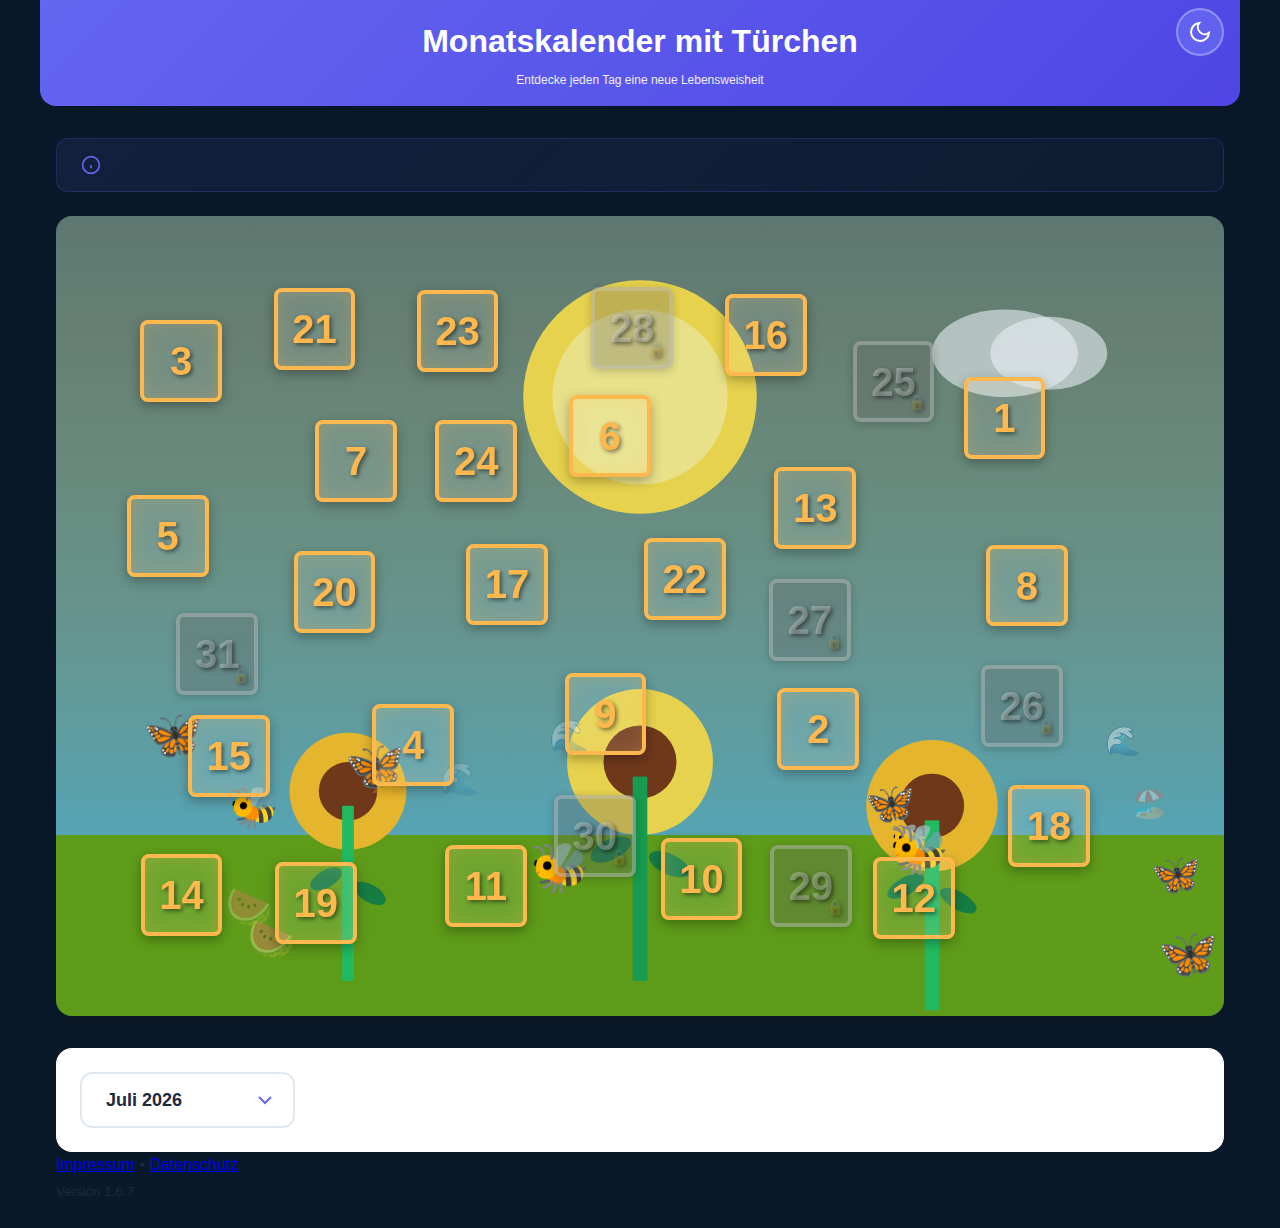
<file: index.html>
<!DOCTYPE html>
<html lang="de">
<head>
    <meta charset="UTF-8">
    <meta name="viewport" content="width=device-width, initial-scale=1.0, viewport-fit=cover">
    <meta name="description" content="Entdecken Sie jeden Tag eine neue historische Lebensweisheit mit dem Monatskalender mit Türchen. Diese Progressive Web App bietet Ihnen monatliche Türchen im Adventskalender-Stil mit inspirierenden Zitaten berühmter Persönlichkeiten.">
    <meta name="theme-color" content="#FFB84D">
    <meta name="theme-color" media="(prefers-color-scheme: dark)" content="#1e5a8e">
    <meta http-equiv="Content-Security-Policy" content="default-src 'self'; style-src 'self'; script-src 'self'; img-src 'self' data:; connect-src 'self'">

    <!-- PWA Meta Tags -->
    <link rel="manifest" href="manifest.json">

    <!-- Icons -->
    <link rel="icon" type="image/svg+xml" href="assets/icons/icon.svg">
    <link rel="icon" type="image/png" sizes="192x192" href="assets/icons/icon-192.png">
    <link rel="icon" type="image/png" sizes="512x512" href="assets/icons/icon-512.png">

    <!-- Apple Touch Icons -->
    <link rel="apple-touch-icon" href="assets/icons/icon-192.png">
    <link rel="apple-touch-icon" sizes="192x192" href="assets/icons/icon-192.png">
    <link rel="apple-touch-icon" sizes="512x512" href="assets/icons/icon-512.png">

    <!-- iOS Meta Tags -->
    <meta name="apple-mobile-web-app-capable" content="yes">
    <meta name="apple-mobile-web-app-status-bar-style" content="default">
    <meta name="apple-mobile-web-app-title" content="Türchenkalender">

    <!-- Additional PWA Meta Tags -->
    <meta name="mobile-web-app-capable" content="yes">
    <meta name="application-name" content="Türchenkalender">

    <title>Monatskalender mit Türchen</title>

    <!-- CSS -->
    <link rel="stylesheet" href="css/styles.css">
</head>
<body>
    <!-- Ladeanimation -->
    <div id="loading-spinner" class="loading-spinner">
        <div class="spinner"></div>
        <p>Lade Kalender...</p>
    </div>

    <!-- Fallback für deaktiviertes JavaScript -->
    <noscript>
        <div class="noscript-warning">
            <h2>⚠️ JavaScript erforderlich</h2>
            <p>Diese App benötigt JavaScript. Bitte aktiviere JavaScript in deinen Browser-Einstellungen.</p>
        </div>
    </noscript>

    <!-- Header -->
    <header class="app-header">
        <h1>Monatskalender mit Türchen</h1>
        <p class="subtitle">Entdecke jeden Tag eine neue Lebensweisheit</p>

    </header>

    <!-- Theme Toggle Button (always visible, top-right) -->
    <button id="theme-toggle" class="theme-toggle" aria-label="Farbschema umschalten">
        <svg class="sun-icon" width="24" height="24" viewBox="0 0 24 24" fill="none" stroke="currentColor" stroke-width="2">
            <circle cx="12" cy="12" r="5"></circle>
            <line x1="12" y1="1" x2="12" y2="3"></line>
            <line x1="12" y1="21" x2="12" y2="23"></line>
            <line x1="4.22" y1="4.22" x2="5.64" y2="5.64"></line>
            <line x1="18.36" y1="18.36" x2="19.78" y2="19.78"></line>
            <line x1="1" y1="12" x2="3" y2="12"></line>
            <line x1="21" y1="12" x2="23" y2="12"></line>
            <line x1="4.22" y1="19.78" x2="5.64" y2="18.36"></line>
            <line x1="18.36" y1="5.64" x2="19.78" y2="4.22"></line>
        </svg>
        <svg class="moon-icon" width="24" height="24" viewBox="0 0 24 24" fill="none" stroke="currentColor" stroke-width="2">
            <path d="M21 12.79A9 9 0 1 1 11.21 3 7 7 0 0 0 21 12.79z"></path>
        </svg>
    </button>

    <!-- Animiertes Saisonbanner -->
    <div class="seasonal-banner" id="seasonal-banner">
        <div class="seasonal-banner-content">
            <div class="season-animation" id="season-animation">
                <!-- Animierte Elemente werden hier generiert -->
            </div>
            <div class="season-message" id="season-message"></div>
        </div>
    </div>

    <!-- Main Container -->
    <main class="container">
        <!-- Info-Banner für gesperrte Türchen -->
        <div class="info-banner is-hidden" id="info-banner" role="status" aria-live="polite">
            <svg width="20" height="20" viewBox="0 0 24 24" fill="none" stroke="currentColor" stroke-width="2">
                <circle cx="12" cy="12" r="10"></circle>
                <line x1="12" y1="16" x2="12" y2="12"></line>
                <line x1="12" y1="8" x2="12.01" y2="8"></line>
            </svg>
            <span id="info-banner-text"></span>
        </div>

        <!-- Calendar Grid -->
        <div class="calendar-wrapper">
            <!-- Background Illustration -->
            <div class="month-illustration" id="month-illustration" aria-hidden="true"></div>

            <!-- Mobile Month Decoration (nur für Hochformat) -->
            <div class="mobile-month-decoration" id="mobile-month-decoration" aria-hidden="true"></div>

            <!-- Calendar Grid -->
            <div class="calendar-grid" id="calendar-grid" role="grid" aria-label="Kalender-Türchen">
                <!-- Generated dynamically by JavaScript -->
            </div>
        </div>

        <!-- Month Selection -->
        <div class="month-selector">
            <label for="month-select" class="visually-hidden">Monat auswählen</label>
            <select id="month-select" class="month-dropdown" aria-label="Monat auswählen">
                <!-- Wird dynamisch von JavaScript gefüllt -->
            </select>

        </div>

        <!-- Footer with Legal Links -->
        <footer class="app-footer">
            <nav>
                <a href="impressum.html">Impressum</a> • <a href="datenschutz.html">Datenschutz</a>
            </nav>
            <p><small>Version 1.6.7</small></p>
        </footer>
    </main>

    <!-- Modal for Quote Display -->
    <div class="modal" id="quote-modal" role="dialog" aria-modal="true" aria-labelledby="modal-title">
        <div class="modal-backdrop" id="modal-backdrop"></div>
        <div class="modal-content">
            <button class="modal-close" id="modal-close" aria-label="Schließen">
                <svg width="24" height="24" viewBox="0 0 24 24" fill="none" stroke="currentColor" stroke-width="2">
                    <line x1="18" y1="6" x2="6" y2="18"></line>
                    <line x1="6" y1="6" x2="18" y2="18"></line>
                </svg>
            </button>
            <h2 id="modal-title">Historische Lebensweisheit</h2>
            <div class="modal-body">
                <p id="quote-text" class="quote-text"></p>
                <div class="quote-author-section">
                    <div class="quote-author" id="quote-author"></div>
                    <div class="quote-dates" id="quote-dates"></div>
                </div>
                <div class="modal-day" id="modal-day"></div>
                <a href="#" id="quote-link" class="quote-link-btn is-hidden" target="_blank" rel="noopener noreferrer">
                    <svg width="18" height="18" viewBox="0 0 24 24" fill="none" stroke="currentColor" stroke-width="2">
                        <path d="M18 13v6a2 2 0 0 1-2 2H5a2 2 0 0 1-2-2V8a2 2 0 0 1 2-2h6"></path>
                        <polyline points="15 3 21 3 21 9"></polyline>
                        <line x1="10" y1="14" x2="21" y2="3"></line>
                    </svg>
                    <span id="quote-link-title">Mehr erfahren</span>
                </a>
            </div>
        </div>
    </div>

    <!-- Locked Door Message -->
    <div class="toast" id="toast" role="status" aria-live="polite"></div>

    <!-- PWA Install Prompt -->
    <div class="install-prompt is-hidden" id="install-prompt">
        <div class="install-prompt-content">
            <div class="install-prompt-icon">📱</div>
            <div class="install-prompt-text">
                <h3>App installieren</h3>
                <p>Installiere den Türchenkalender für schnellen Zugriff!</p>
            </div>
            <div class="install-prompt-actions">
                <button id="install-button" class="install-button">Installieren</button>
                <button id="install-dismiss" class="install-dismiss" aria-label="Schließen">✕</button>
            </div>
        </div>
    </div>

    <!-- Scripts -->
    <script src="js/quotes.js"></script>
    <script src="js/app.js"></script>
    <script src="js/pwa-install.js"></script>

</body>
</html>
</file>
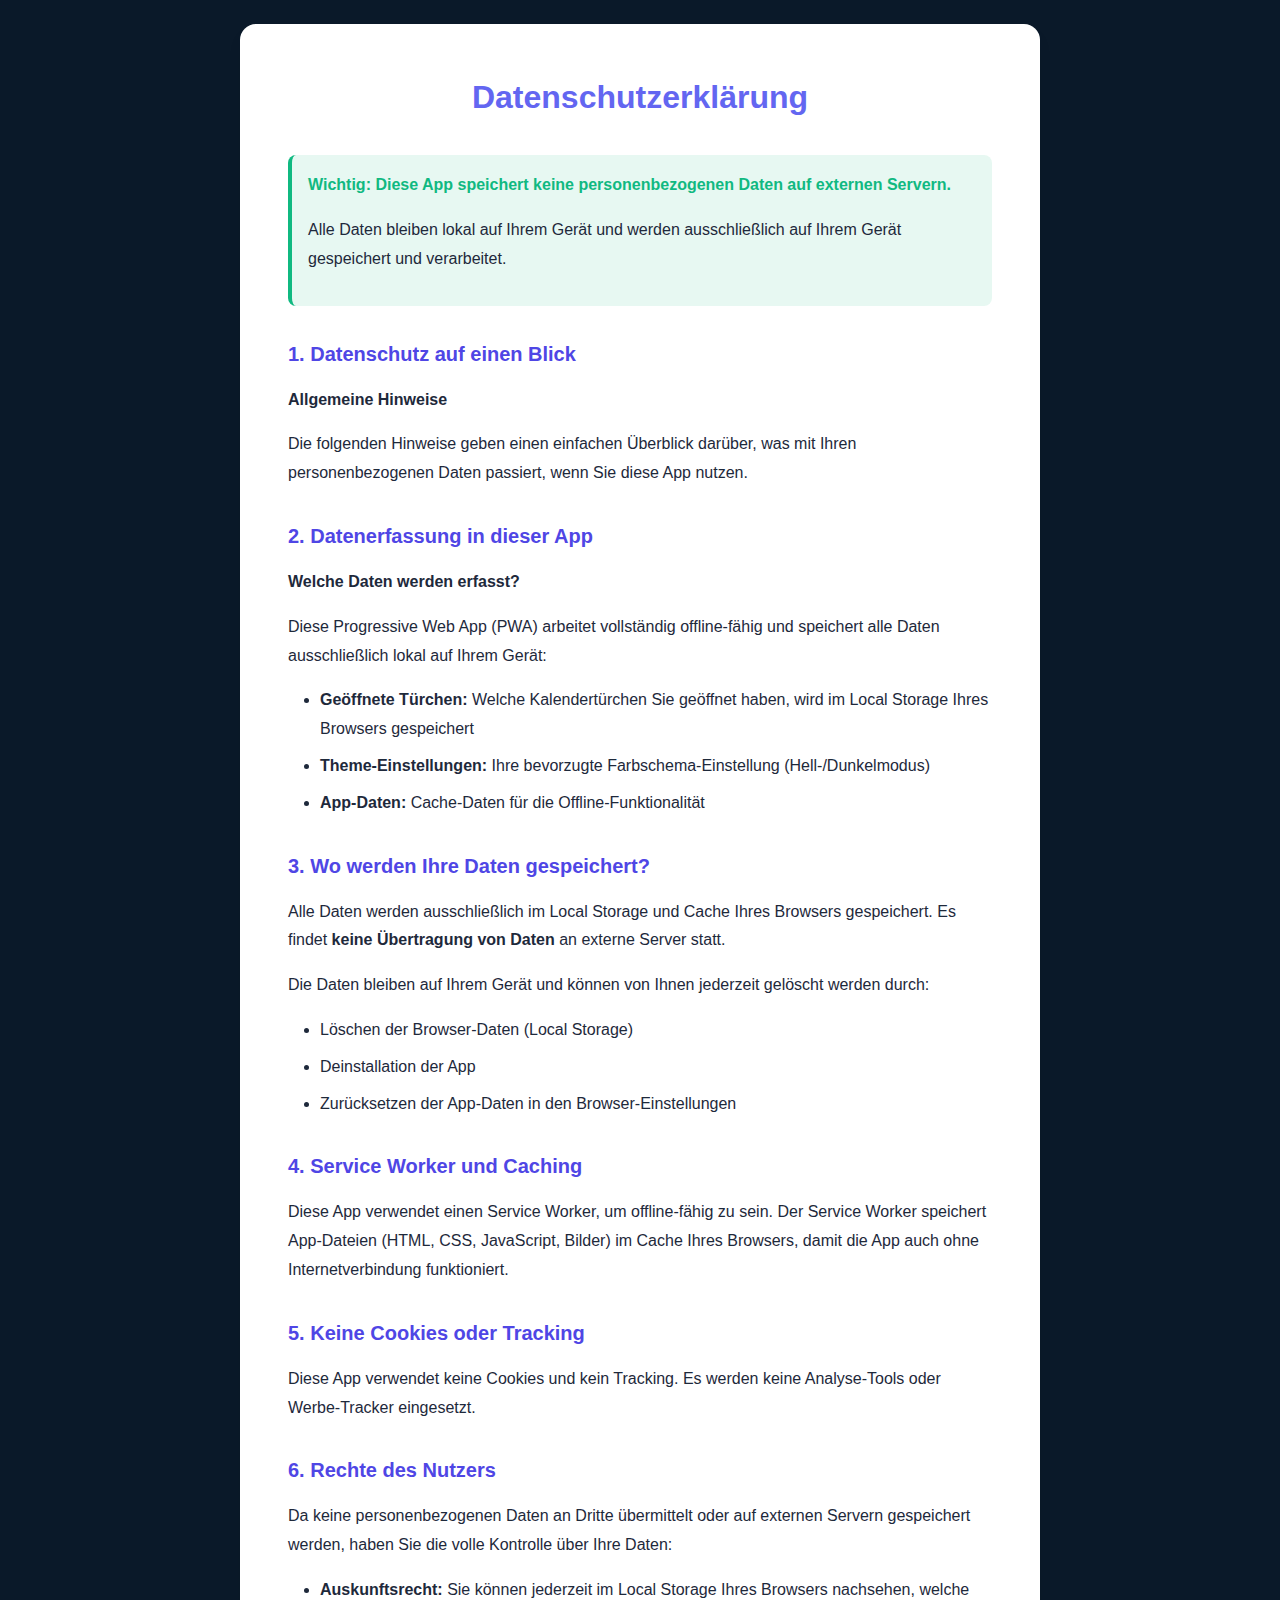
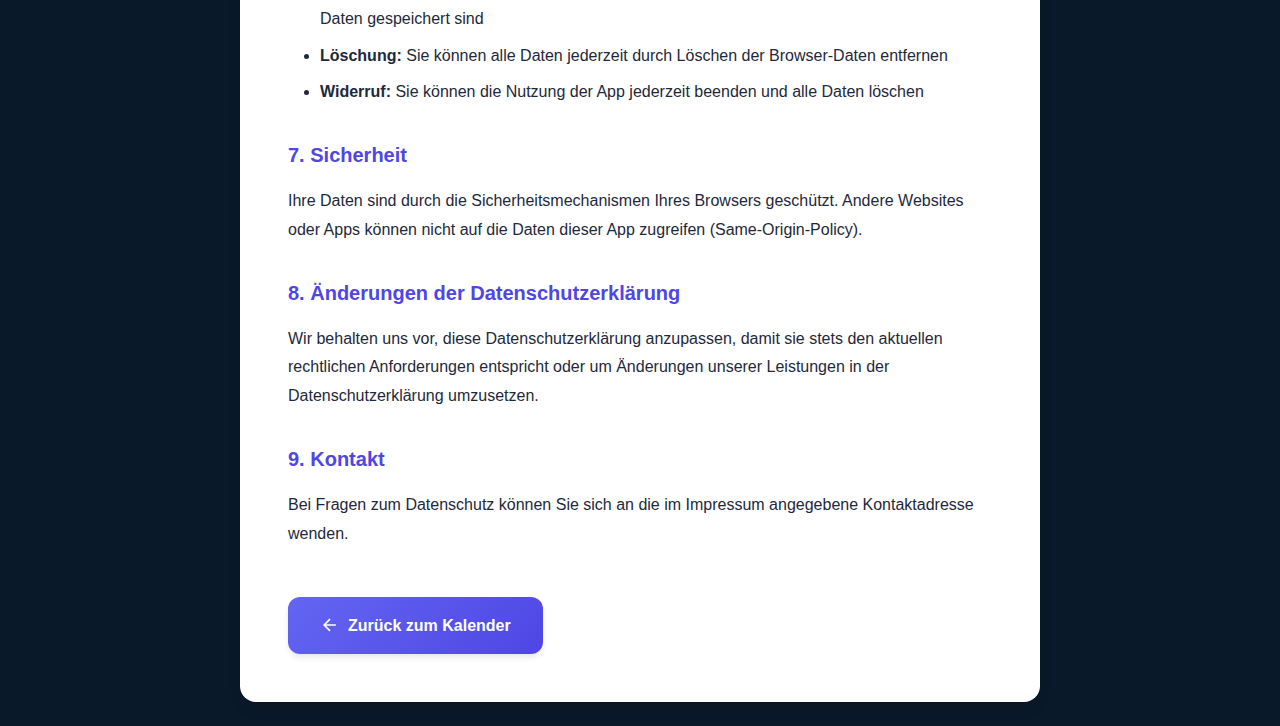
<file: datenschutz.html>
<!DOCTYPE html>
<html lang="de">
<head>
    <meta charset="UTF-8">
    <meta name="viewport" content="width=device-width, initial-scale=1.0">
    <meta name="description" content="Datenschutzerklärung - Monatskalender mit Türchen">
    <meta name="theme-color" content="#FFB84D">

    <title>Datenschutzerklärung - Monatskalender mit Türchen</title>

    <!-- CSS -->
    <link rel="stylesheet" href="css/styles.css">

    <style>
        .legal-page {
            min-height: 100vh;
            background: var(--background);
            padding: var(--spacing-lg) var(--spacing-md);
        }

        .legal-container {
            max-width: 800px;
            margin: 0 auto;
            background: var(--surface);
            border-radius: var(--radius-xl);
            padding: var(--spacing-2xl);
            box-shadow: var(--shadow-lg);
        }

        .legal-container h1 {
            font-size: var(--font-size-3xl);
            color: var(--primary);
            margin-bottom: var(--spacing-xl);
            text-align: center;
        }

        .legal-container h2 {
            font-size: var(--font-size-xl);
            color: var(--primary-dark);
            margin-top: var(--spacing-xl);
            margin-bottom: var(--spacing-md);
        }

        .legal-container p {
            color: var(--text-primary);
            line-height: 1.8;
            margin-bottom: var(--spacing-md);
        }

        .legal-container ul {
            color: var(--text-primary);
            line-height: 1.8;
            margin-bottom: var(--spacing-md);
            padding-left: var(--spacing-xl);
        }

        .legal-container li {
            margin-bottom: var(--spacing-sm);
        }

        .legal-container .highlight {
            background: rgba(16, 185, 129, 0.1);
            border-left: 4px solid var(--success);
            padding: var(--spacing-md);
            margin: var(--spacing-lg) 0;
            border-radius: var(--radius-md);
        }

        .legal-container .highlight strong {
            color: var(--success);
        }

        .back-button {
            display: inline-flex;
            align-items: center;
            gap: var(--spacing-sm);
            padding: var(--spacing-md) var(--spacing-xl);
            background: linear-gradient(135deg, var(--primary) 0%, var(--primary-dark) 100%);
            color: white;
            text-decoration: none;
            border-radius: var(--radius-lg);
            font-size: var(--font-size-base);
            font-weight: 600;
            transition: all var(--transition-base);
            box-shadow: var(--shadow-md);
            margin-top: var(--spacing-xl);
        }

        .back-button:hover {
            transform: translateY(-2px);
            box-shadow: var(--shadow-lg);
        }

        .back-button svg {
            width: 20px;
            height: 20px;
        }

        @media (max-width: 768px) {
            .legal-container {
                padding: var(--spacing-lg);
            }

            .legal-container h1 {
                font-size: var(--font-size-2xl);
            }
        }
    </style>
</head>
<body>
    <div class="legal-page">
        <div class="legal-container">
            <h1>Datenschutzerklärung</h1>

            <div class="highlight">
                <p><strong>Wichtig: Diese App speichert keine personenbezogenen Daten auf externen Servern.</strong></p>
                <p>Alle Daten bleiben lokal auf Ihrem Gerät und werden ausschließlich auf Ihrem Gerät gespeichert und verarbeitet.</p>
            </div>

            <h2>1. Datenschutz auf einen Blick</h2>
            <p><strong>Allgemeine Hinweise</strong></p>
            <p>Die folgenden Hinweise geben einen einfachen Überblick darüber, was mit Ihren personenbezogenen Daten passiert, wenn Sie diese App nutzen.</p>

            <h2>2. Datenerfassung in dieser App</h2>
            <p><strong>Welche Daten werden erfasst?</strong></p>
            <p>Diese Progressive Web App (PWA) arbeitet vollständig offline-fähig und speichert alle Daten ausschließlich lokal auf Ihrem Gerät:</p>
            <ul>
                <li><strong>Geöffnete Türchen:</strong> Welche Kalendertürchen Sie geöffnet haben, wird im Local Storage Ihres Browsers gespeichert</li>
                <li><strong>Theme-Einstellungen:</strong> Ihre bevorzugte Farbschema-Einstellung (Hell-/Dunkelmodus)</li>
                <li><strong>App-Daten:</strong> Cache-Daten für die Offline-Funktionalität</li>
            </ul>

            <h2>3. Wo werden Ihre Daten gespeichert?</h2>
            <p>Alle Daten werden ausschließlich im Local Storage und Cache Ihres Browsers gespeichert. Es findet <strong>keine Übertragung von Daten</strong> an externe Server statt.</p>
            <p>Die Daten bleiben auf Ihrem Gerät und können von Ihnen jederzeit gelöscht werden durch:</p>
            <ul>
                <li>Löschen der Browser-Daten (Local Storage)</li>
                <li>Deinstallation der App</li>
                <li>Zurücksetzen der App-Daten in den Browser-Einstellungen</li>
            </ul>

            <h2>4. Service Worker und Caching</h2>
            <p>Diese App verwendet einen Service Worker, um offline-fähig zu sein. Der Service Worker speichert App-Dateien (HTML, CSS, JavaScript, Bilder) im Cache Ihres Browsers, damit die App auch ohne Internetverbindung funktioniert.</p>

            <h2>5. Keine Cookies oder Tracking</h2>
            <p>Diese App verwendet keine Cookies und kein Tracking. Es werden keine Analyse-Tools oder Werbe-Tracker eingesetzt.</p>

            <h2>6. Rechte des Nutzers</h2>
            <p>Da keine personenbezogenen Daten an Dritte übermittelt oder auf externen Servern gespeichert werden, haben Sie die volle Kontrolle über Ihre Daten:</p>
            <ul>
                <li><strong>Auskunftsrecht:</strong> Sie können jederzeit im Local Storage Ihres Browsers nachsehen, welche Daten gespeichert sind</li>
                <li><strong>Löschung:</strong> Sie können alle Daten jederzeit durch Löschen der Browser-Daten entfernen</li>
                <li><strong>Widerruf:</strong> Sie können die Nutzung der App jederzeit beenden und alle Daten löschen</li>
            </ul>

            <h2>7. Sicherheit</h2>
            <p>Ihre Daten sind durch die Sicherheitsmechanismen Ihres Browsers geschützt. Andere Websites oder Apps können nicht auf die Daten dieser App zugreifen (Same-Origin-Policy).</p>

            <h2>8. Änderungen der Datenschutzerklärung</h2>
            <p>Wir behalten uns vor, diese Datenschutzerklärung anzupassen, damit sie stets den aktuellen rechtlichen Anforderungen entspricht oder um Änderungen unserer Leistungen in der Datenschutzerklärung umzusetzen.</p>

            <h2>9. Kontakt</h2>
            <p>Bei Fragen zum Datenschutz können Sie sich an die im Impressum angegebene Kontaktadresse wenden.</p>

            <a href="index.html" class="back-button">
                <svg viewBox="0 0 24 24" fill="none" stroke="currentColor" stroke-width="2">
                    <path d="M19 12H5M12 19l-7-7 7-7"/>
                </svg>
                Zurück zum Kalender
            </a>
        </div>
    </div>

    <script>
        // Theme Support für Dark Mode
        if (localStorage.getItem('theme') === 'dark' ||
            (!localStorage.getItem('theme') && window.matchMedia('(prefers-color-scheme: dark)').matches)) {
            document.body.classList.add('dark-mode');
        }
    </script>
</body>
</html>
</file>
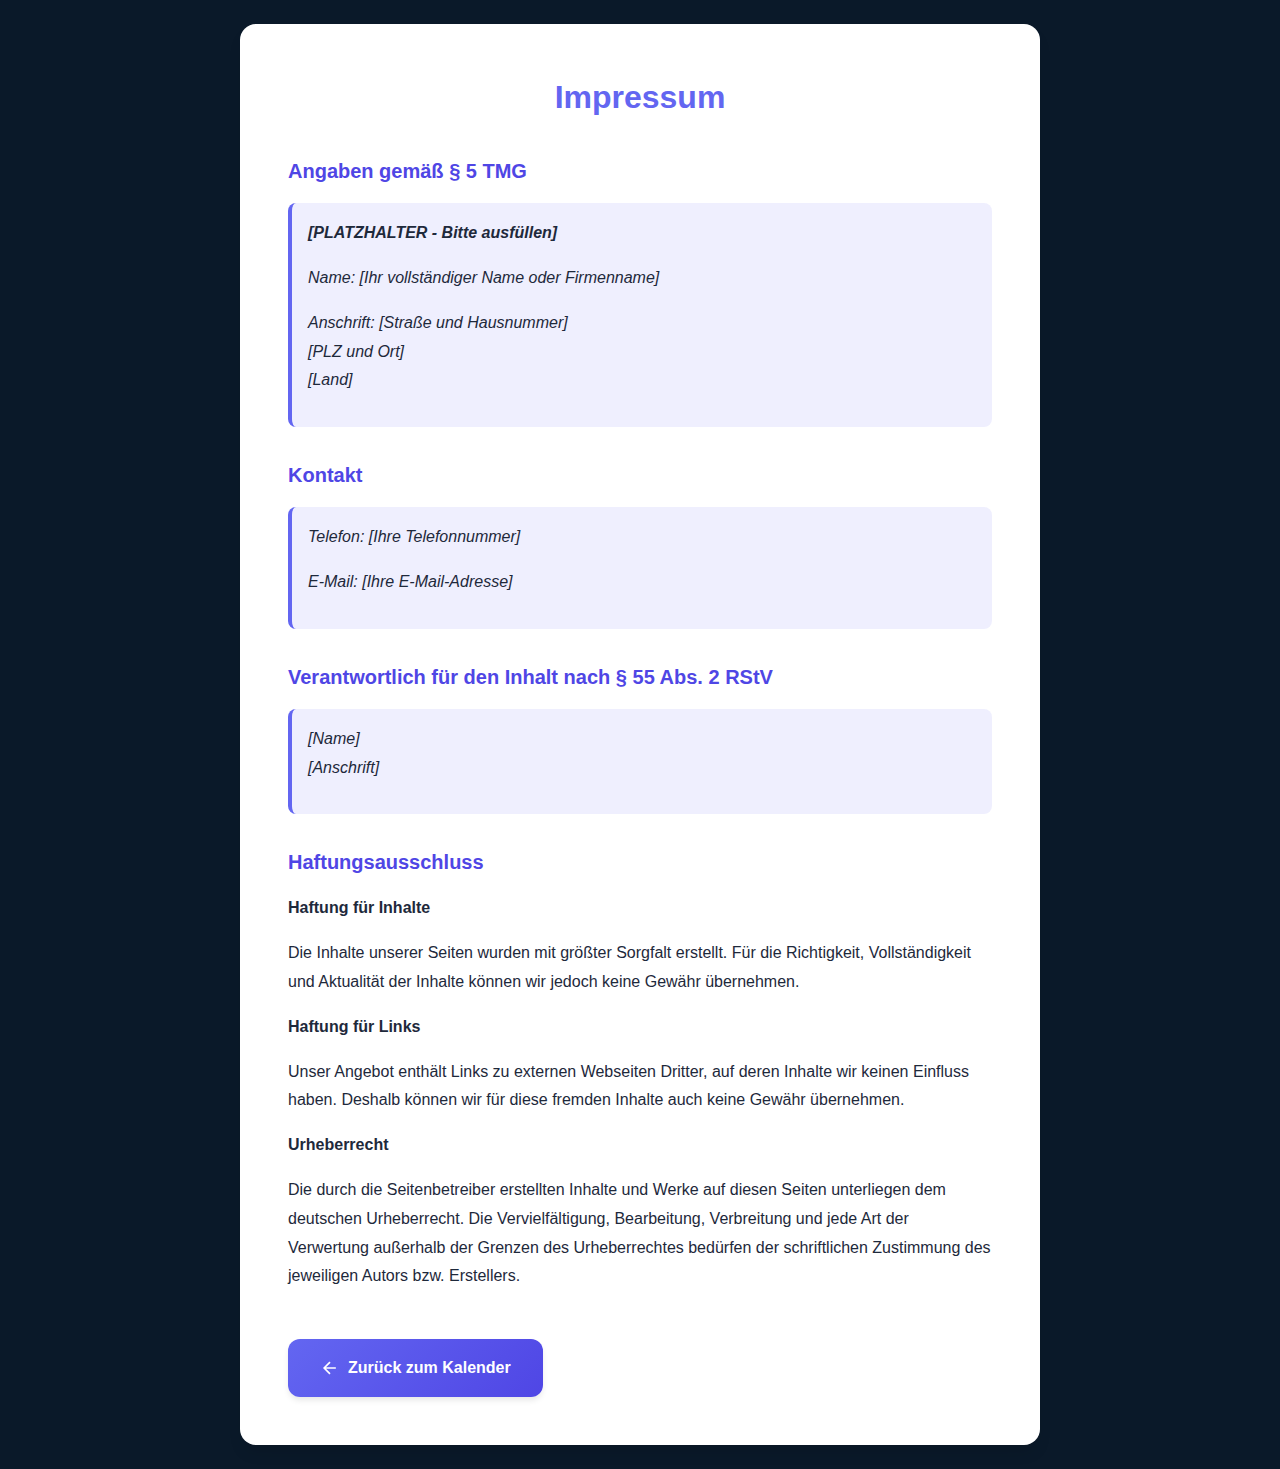
<file: impressum.html>
<!DOCTYPE html>
<html lang="de">
<head>
    <meta charset="UTF-8">
    <meta name="viewport" content="width=device-width, initial-scale=1.0">
    <meta name="description" content="Impressum - Monatskalender mit Türchen">
    <meta name="theme-color" content="#FFB84D">

    <title>Impressum - Monatskalender mit Türchen</title>

    <!-- CSS -->
    <link rel="stylesheet" href="css/styles.css">

    <style>
        .legal-page {
            min-height: 100vh;
            background: var(--background);
            padding: var(--spacing-lg) var(--spacing-md);
        }

        .legal-container {
            max-width: 800px;
            margin: 0 auto;
            background: var(--surface);
            border-radius: var(--radius-xl);
            padding: var(--spacing-2xl);
            box-shadow: var(--shadow-lg);
        }

        .legal-container h1 {
            font-size: var(--font-size-3xl);
            color: var(--primary);
            margin-bottom: var(--spacing-xl);
            text-align: center;
        }

        .legal-container h2 {
            font-size: var(--font-size-xl);
            color: var(--primary-dark);
            margin-top: var(--spacing-xl);
            margin-bottom: var(--spacing-md);
        }

        .legal-container p {
            color: var(--text-primary);
            line-height: 1.8;
            margin-bottom: var(--spacing-md);
        }

        .legal-container .placeholder {
            background: rgba(99, 102, 241, 0.1);
            border-left: 4px solid var(--primary);
            padding: var(--spacing-md);
            margin: var(--spacing-md) 0;
            border-radius: var(--radius-md);
            color: var(--text-secondary);
            font-style: italic;
        }

        .back-button {
            display: inline-flex;
            align-items: center;
            gap: var(--spacing-sm);
            padding: var(--spacing-md) var(--spacing-xl);
            background: linear-gradient(135deg, var(--primary) 0%, var(--primary-dark) 100%);
            color: white;
            text-decoration: none;
            border-radius: var(--radius-lg);
            font-size: var(--font-size-base);
            font-weight: 600;
            transition: all var(--transition-base);
            box-shadow: var(--shadow-md);
            margin-top: var(--spacing-xl);
        }

        .back-button:hover {
            transform: translateY(-2px);
            box-shadow: var(--shadow-lg);
        }

        .back-button svg {
            width: 20px;
            height: 20px;
        }

        @media (max-width: 768px) {
            .legal-container {
                padding: var(--spacing-lg);
            }

            .legal-container h1 {
                font-size: var(--font-size-2xl);
            }
        }
    </style>
</head>
<body>
    <div class="legal-page">
        <div class="legal-container">
            <h1>Impressum</h1>

            <h2>Angaben gemäß § 5 TMG</h2>
            <div class="placeholder">
                <p><strong>[PLATZHALTER - Bitte ausfüllen]</strong></p>
                <p>Name: [Ihr vollständiger Name oder Firmenname]</p>
                <p>Anschrift: [Straße und Hausnummer]<br>
                [PLZ und Ort]<br>
                [Land]</p>
            </div>

            <h2>Kontakt</h2>
            <div class="placeholder">
                <p>Telefon: [Ihre Telefonnummer]</p>
                <p>E-Mail: [Ihre E-Mail-Adresse]</p>
            </div>

            <h2>Verantwortlich für den Inhalt nach § 55 Abs. 2 RStV</h2>
            <div class="placeholder">
                <p>[Name]<br>
                [Anschrift]</p>
            </div>

            <h2>Haftungsausschluss</h2>
            <p><strong>Haftung für Inhalte</strong></p>
            <p>Die Inhalte unserer Seiten wurden mit größter Sorgfalt erstellt. Für die Richtigkeit, Vollständigkeit und Aktualität der Inhalte können wir jedoch keine Gewähr übernehmen.</p>

            <p><strong>Haftung für Links</strong></p>
            <p>Unser Angebot enthält Links zu externen Webseiten Dritter, auf deren Inhalte wir keinen Einfluss haben. Deshalb können wir für diese fremden Inhalte auch keine Gewähr übernehmen.</p>

            <p><strong>Urheberrecht</strong></p>
            <p>Die durch die Seitenbetreiber erstellten Inhalte und Werke auf diesen Seiten unterliegen dem deutschen Urheberrecht. Die Vervielfältigung, Bearbeitung, Verbreitung und jede Art der Verwertung außerhalb der Grenzen des Urheberrechtes bedürfen der schriftlichen Zustimmung des jeweiligen Autors bzw. Erstellers.</p>

            <a href="index.html" class="back-button">
                <svg viewBox="0 0 24 24" fill="none" stroke="currentColor" stroke-width="2">
                    <path d="M19 12H5M12 19l-7-7 7-7"/>
                </svg>
                Zurück zum Kalender
            </a>
        </div>
    </div>

    <script>
        // Theme Support für Dark Mode
        if (localStorage.getItem('theme') === 'dark' ||
            (!localStorage.getItem('theme') && window.matchMedia('(prefers-color-scheme: dark)').matches)) {
            document.body.classList.add('dark-mode');
        }
    </script>
</body>
</html>
</file>
<file: css/styles.css>
/* ========================================
   CSS Reset & Base Styles
   ======================================== */

* {
    margin: 0;
    padding: 0;
    box-sizing: border-box;
}

:root {
    /* Color Palette */
    --primary: #6366f1;
    --primary-dark: #4f46e5;
    --primary-light: #818cf8;
    --secondary: #ec4899;
    --background: #0a1929;
    --surface: #ffffff;
    --surface-overlay: rgba(0, 0, 0, 0.5);
    --text-primary: #1e293b;
    --text-secondary: #64748b;
    --text-disabled: #94a3b8;
    --border: #e2e8f0;
    --success: #10b981;
    --warning: #f59e0b;
    --error: #ef4444;
    --locked: #cbd5e1;
    --locked-dark: #94a3b8;
    --opened: #34d399;

    /* Advent Calendar Colors */
    --gold: #FFB84D;
    --gold-dark: #E8A73E;
    --gold-light: #FFC976;
    --winter-blue: #1e5a8e;
    --winter-blue-dark: #0d3a5e;

    /* Spacing */
    --spacing-xs: 0.25rem;
    --spacing-sm: 0.5rem;
    --spacing-md: 1rem;
    --spacing-lg: 1.5rem;
    --spacing-xl: 2rem;
    --spacing-2xl: 3rem;

    /* Typography */
    --font-sans: -apple-system, BlinkMacSystemFont, "Segoe UI", Roboto, "Helvetica Neue", Arial, sans-serif;
    --font-size-xs: 0.75rem;
    --font-size-sm: 0.875rem;
    --font-size-base: 1rem;
    --font-size-lg: 1.125rem;
    --font-size-xl: 1.25rem;
    --font-size-2xl: 1.5rem;
    --font-size-3xl: 2rem;
    --font-size-4xl: 2.5rem;

    /* Border Radius */
    --radius-sm: 0.375rem;
    --radius-md: 0.5rem;
    --radius-lg: 0.75rem;
    --radius-xl: 1rem;
    --radius-full: 9999px;

    /* Shadows */
    --shadow-sm: 0 1px 2px 0 rgba(0, 0, 0, 0.05);
    --shadow-md: 0 4px 6px -1px rgba(0, 0, 0, 0.1);
    --shadow-lg: 0 10px 15px -3px rgba(0, 0, 0, 0.1);
    --shadow-xl: 0 20px 25px -5px rgba(0, 0, 0, 0.1);

    /* Transitions */
    --transition-fast: 150ms ease-in-out;
    --transition-base: 250ms ease-in-out;
    --transition-slow: 350ms ease-in-out;
}

html {
    font-size: 16px;
    -webkit-font-smoothing: antialiased;
    -moz-osx-font-smoothing: grayscale;
}

body {
    font-family: var(--font-sans);
    background: var(--background);
    color: var(--text-primary);
    line-height: 1.6;
    min-height: 100vh;
    overflow-x: hidden;
}

/* ========================================
   Loading Spinner
   ======================================== */

.loading-spinner {
    position: fixed;
    top: 0;
    left: 0;
    width: 100%;
    height: 100%;
    background: var(--background);
    display: flex;
    flex-direction: column;
    align-items: center;
    justify-content: center;
    gap: var(--spacing-lg);
    z-index: 9999;
    transition: opacity 0.3s ease-out;
}

.spinner {
    width: 60px;
    height: 60px;
    border: 5px solid rgba(99, 102, 241, 0.2);
    border-top-color: var(--primary);
    border-radius: 50%;
    animation: spin 1s linear infinite;
}

@keyframes spin {
    to {
        transform: rotate(360deg);
    }
}

.loading-spinner p {
    color: var(--primary-light);
    font-size: var(--font-size-lg);
    font-weight: 600;
}

/* ========================================
   Noscript Warning
   ======================================== */

.noscript-warning {
    position: fixed;
    top: 50%;
    left: 50%;
    transform: translate(-50%, -50%);
    background: var(--surface);
    color: var(--text-primary);
    padding: var(--spacing-2xl);
    border-radius: var(--radius-xl);
    box-shadow: var(--shadow-xl);
    text-align: center;
    max-width: 500px;
    z-index: 10000;
}

.noscript-warning h2 {
    font-size: var(--font-size-2xl);
    color: var(--error);
    margin-bottom: var(--spacing-lg);
}

.noscript-warning p {
    font-size: var(--font-size-base);
    line-height: 1.6;
}

/* ========================================
   Utility Classes
   ======================================== */

.visually-hidden {
    position: absolute;
    width: 1px;
    height: 1px;
    padding: 0;
    margin: -1px;
    overflow: hidden;
    clip-path: inset(50%);
    white-space: nowrap;
    border: 0;
}

/* ========================================
   Header
   ======================================== */

.app-header {
    background: linear-gradient(135deg, var(--primary) 0%, var(--primary-dark) 100%);
    color: white;
    padding: var(--spacing-md) var(--spacing-md);
    text-align: center;
    box-shadow: var(--shadow-md);
    position: relative;
    max-width: 1200px;
    margin: 0 auto;
    border-radius: 0 0 var(--radius-xl) var(--radius-xl);
}

.app-header h1 {
    font-size: var(--font-size-xl);
    font-weight: 700;
    margin-bottom: var(--spacing-xs);
}

.app-header .subtitle {
    font-size: var(--font-size-xs);
    opacity: 0.9;
    font-weight: 300;
}

.app-header {
    transition: transform var(--transition-slow), opacity var(--transition-slow);
}

.app-header.hidden {
    transform: translateY(-100%);
    opacity: 0;
    pointer-events: none;
    height: 0;
    overflow: hidden;
    margin: 0;
    padding: 0;
}

/* ========================================
   Seasonal Banner (Animated)
   ======================================== */

.seasonal-banner {
    background: linear-gradient(135deg, rgba(99, 102, 241, 0.1) 0%, rgba(236, 72, 153, 0.1) 100%);
    padding: 0;
    margin: 0 auto;
    min-height: 0;
    max-height: 0;
    max-width: 1200px;
    width: calc(100% - (var(--spacing-md) * 2));
    position: relative;
    overflow: hidden;
    opacity: 0;
    display: flex;
    align-items: center;
    justify-content: center;
    border-radius: var(--radius-xl);
    box-shadow: var(--shadow-md);
    transition: max-height 0.6s ease-out, opacity 0.6s ease-out, padding 0.6s ease-out, margin 0.6s ease-out;
}

.seasonal-banner.transitioning .seasonal-banner-content {
    opacity: 0;
    transform: scale(0.98);
}

.seasonal-banner.visible {
    opacity: 1;
    max-height: 100px;
    min-height: 60px;
    padding: var(--spacing-sm) var(--spacing-md);
    margin: var(--spacing-sm) auto var(--spacing-xs);
}

.seasonal-banner-content {
    position: relative;
    z-index: 2;
    width: 100%;
    max-width: 1200px;
    transition: opacity 0.3s ease-in-out, transform 0.3s ease-in-out;
}

.season-animation {
    position: absolute;
    top: 0;
    left: 0;
    width: 100%;
    height: 100%;
    z-index: 1;
    pointer-events: none;
}

.season-message {
    font-size: var(--font-size-base);
    font-weight: 700;
    text-align: center;
    color: var(--primary);
    text-shadow: 1px 1px 2px rgba(255, 255, 255, 0.8);
    position: relative;
    z-index: 3;
    padding: var(--spacing-sm);
}

/* Winter-Theme (Dezember, Januar, Februar) */
.seasonal-banner.winter {
    background: linear-gradient(135deg, #e0f2fe 0%, #dbeafe 100%);
}

.seasonal-banner.winter .season-message {
    color: #1e5a8e;
}

/* Frühling-Theme (März, April, Mai) */
.seasonal-banner.spring {
    background: linear-gradient(135deg, #f0fdf4 0%, #dcfce7 100%);
}

.seasonal-banner.spring .season-message {
    color: #166534;
}

/* Sommer-Theme (Juni, Juli, August) */
.seasonal-banner.summer {
    background: linear-gradient(135deg, #fef9c3 0%, #fef08a 100%);
}

.seasonal-banner.summer .season-message {
    color: #a16207;
}

/* Herbst-Theme (September, Oktober, November) */
.seasonal-banner.autumn {
    background: linear-gradient(135deg, #fed7aa 0%, #fdba74 100%);
}

.seasonal-banner.autumn .season-message {
    color: #9a3412;
}

/* Animierte Elemente - Schneeflocken */
.snowflake {
    position: absolute;
    color: #60a5fa;
    font-size: 1.5rem;
    opacity: 0.7;
    user-select: none;
    animation: seasonal-fall var(--fall-duration, 18s) linear infinite;
    animation-delay: var(--fall-delay, 0s);
    will-change: transform;
}

/* Animierte Elemente - Blumen */
.flower {
    position: absolute;
    font-size: 1.8rem;
    opacity: 0.8;
    user-select: none;
    animation: seasonal-fall var(--fall-duration, 20s) ease-in-out infinite;
    animation-delay: var(--fall-delay, 0s);
    will-change: transform;
}

/* Animierte Elemente - Sonne */
.sun {
    position: absolute;
    font-size: 3rem;
    user-select: none;
    filter: drop-shadow(0 0 10px rgba(250, 204, 21, 0.6));
}

/* Animierte Elemente - Herbstblätter */
.leaf {
    position: absolute;
    font-size: 1.5rem;
    opacity: 0.8;
    user-select: none;
    animation: seasonal-fall var(--fall-duration, 22s) ease-in-out infinite;
    animation-delay: var(--fall-delay, 0s);
    will-change: transform;
}

@keyframes seasonal-fall {
    0% {
        transform: translateY(-20px) rotate(0deg);
    }
    100% {
        transform: translateY(140px) rotate(20deg);
    }
}

/* ========================================
   Monatsspezifische Icon-Animationen
   ======================================== */

/* Dezember: Schneeflocken fallen diagonal von oben nach unten rechts */
@keyframes snowfall-diagonal {
    0% {
        transform: translate(0, -20px) rotate(0deg);
        opacity: 0;
    }
    10% {
        opacity: 0.7;
    }
    90% {
        opacity: 0.7;
    }
    100% {
        transform: translate(100px, 100vh) rotate(360deg);
        opacity: 0;
    }
}

.december-snow {
    animation: snowfall-diagonal var(--duration, 12s) linear infinite;
    animation-delay: var(--delay, 0s);
    will-change: transform, opacity;
}

/* Januar: Sterne und Mond blinken/funkeln */
@keyframes twinkle {
    0%, 100% {
        opacity: 0.2;
        transform: scale(1);
    }
    50% {
        opacity: 0.8;
        transform: scale(1.2);
    }
}

.january-star {
    animation: twinkle var(--duration, 3s) ease-in-out infinite;
    animation-delay: var(--delay, 0s);
    will-change: opacity, transform;
}

/* Februar: Herzen schweben sanft hin und her */
@keyframes float-horizontal {
    0%, 100% {
        transform: translateX(-20px) translateY(0) rotate(-5deg);
    }
    50% {
        transform: translateX(20px) translateY(-10px) rotate(5deg);
    }
}

.february-heart {
    animation: float-horizontal var(--duration, 4s) ease-in-out infinite;
    animation-delay: var(--delay, 0s);
    will-change: transform;
}

/* März, Mai, Juni, Juli, August: Insekten und Vögel fliegen hin und her */
@keyframes fly-horizontal {
    0% {
        transform: translateX(-30px) translateY(0) rotate(-10deg);
    }
    25% {
        transform: translateX(10px) translateY(-15px) rotate(5deg);
    }
    50% {
        transform: translateX(30px) translateY(-5px) rotate(10deg);
    }
    75% {
        transform: translateX(10px) translateY(-20px) rotate(-5deg);
    }
    100% {
        transform: translateX(-30px) translateY(0) rotate(-10deg);
    }
}

.flying-insect, .flying-bird {
    animation: fly-horizontal var(--duration, 5s) ease-in-out infinite;
    animation-delay: var(--delay, 0s);
    will-change: transform;
}

/* April: Regentropfen fallen vom Himmel */
@keyframes raindrop-fall {
    0% {
        transform: translateY(-20px);
        opacity: 0;
    }
    10% {
        opacity: 0.7;
    }
    90% {
        opacity: 0.7;
    }
    100% {
        transform: translateY(100vh);
        opacity: 0;
    }
}

.april-raindrop {
    animation: raindrop-fall var(--duration, 2s) linear infinite;
    animation-delay: var(--delay, 0s);
    will-change: transform, opacity;
}

/* April & November: Wolken/Nebel gleiten von links nach rechts */
@keyframes cloud-drift {
    0% {
        transform: translateX(-100px);
        opacity: 0;
    }
    10% {
        opacity: 0.4;
    }
    90% {
        opacity: 0.4;
    }
    100% {
        transform: translateX(calc(100vw + 100px));
        opacity: 0;
    }
}

.drifting-cloud {
    animation: cloud-drift var(--duration, 20s) linear infinite;
    animation-delay: var(--delay, 0s);
    will-change: transform, opacity;
}

.november-fog {
    animation: cloud-drift var(--duration, 25s) linear infinite;
    animation-delay: var(--delay, 0s);
    opacity: 0.25 !important;
    will-change: transform, opacity;
}

/* September, Oktober, November: Blätter fallen und wirbeln */
@keyframes leaf-swirl {
    0% {
        transform: translate(0, -20px) rotate(0deg);
        opacity: 0;
    }
    10% {
        opacity: 0.7;
    }
    25% {
        transform: translate(-30px, 20vh) rotate(90deg);
    }
    50% {
        transform: translate(20px, 50vh) rotate(180deg);
    }
    75% {
        transform: translate(-15px, 75vh) rotate(270deg);
    }
    90% {
        opacity: 0.7;
    }
    100% {
        transform: translate(10px, 100vh) rotate(360deg);
        opacity: 0;
    }
}

.swirling-leaf {
    animation: leaf-swirl var(--duration, 8s) ease-in-out infinite;
    animation-delay: var(--delay, 0s);
    will-change: transform, opacity;
}

/* November: Blätter fliegen seitlich weg (mittig) */
@keyframes leaf-fly-away {
    0% {
        transform: translateX(0) translateY(0) rotate(0deg);
        opacity: 0;
    }
    10% {
        opacity: 0.8;
    }
    90% {
        opacity: 0.6;
    }
    100% {
        transform: translateX(var(--direction, 100vw)) translateY(20vh) rotate(720deg);
        opacity: 0;
    }
}

.november-leaf {
    animation: leaf-fly-away var(--duration, 10s) ease-out infinite;
    animation-delay: var(--delay, 0s);
    will-change: transform, opacity;
}

/* März: Insekten tauchen auf und verschwinden (fade in/out) */
@keyframes fade-in-out {
    0%, 100% {
        opacity: 0;
        transform: scale(0.8);
    }
    10% {
        opacity: 1;
        transform: scale(1);
    }
    90% {
        opacity: 1;
        transform: scale(1);
    }
}

.march-insect {
    animation: fade-in-out var(--duration, 4s) ease-in-out infinite;
    animation-delay: var(--delay, 0s);
    will-change: opacity, transform;
}

/* April: Regentropfen fallen leicht seitlich (diagonal) */
@keyframes raindrop-diagonal {
    0% {
        transform: translate(0, -20px);
        opacity: 0;
    }
    10% {
        opacity: 0.8;
    }
    90% {
        opacity: 0.8;
    }
    100% {
        transform: translate(30px, 100vh);
        opacity: 0;
    }
}

.april-raindrop-diagonal {
    animation: raindrop-diagonal var(--duration, 4.5s) linear infinite;
    animation-delay: var(--delay, 0s);
    will-change: transform, opacity;
}

/* Oktober: Vögel fliegen seitlich weg (am Himmel) */
@keyframes bird-fly-away {
    0% {
        transform: translateX(0) translateY(0) scale(1);
        opacity: 0;
    }
    10% {
        opacity: 0.9;
    }
    90% {
        opacity: 0.7;
    }
    100% {
        transform: translateX(var(--direction, 100vw)) translateY(-30vh) scale(0.5);
        opacity: 0;
    }
}

.october-bird {
    animation: bird-fly-away var(--duration, 8s) ease-in-out infinite;
    animation-delay: var(--delay, 0s);
    will-change: transform, opacity;
}

/* September: Blätter fliegen seitlich weg (wie November) */
.september-leaf {
    animation: leaf-fly-away var(--duration, 8s) ease-out infinite;
    animation-delay: var(--delay, 0s);
    will-change: transform, opacity;
}

/* Responsive Anpassungen für Banner */
@media (max-width: 480px) {
    .seasonal-banner {
        border-radius: 0;
        margin: 0 var(--spacing-sm);
    }

    .seasonal-banner.visible {
        min-height: 50px;
        max-height: 90px;
        padding: var(--spacing-xs) var(--spacing-xs);
        margin: var(--spacing-xs) var(--spacing-sm) var(--spacing-xs) var(--spacing-sm);
    }

    .season-message {
        font-size: var(--font-size-sm);
    }

    .snowflake, .leaf {
        font-size: 1.2rem;
    }

    .flower {
        font-size: 1.5rem;
    }

    .sun {
        font-size: 2.5rem;
    }
}

/* Dark Mode Support für Banner */
body.dark-mode .seasonal-banner.winter {
    background: linear-gradient(135deg, rgba(96, 165, 250, 0.2) 0%, rgba(147, 197, 253, 0.2) 100%);
}

body.dark-mode .seasonal-banner.spring {
    background: linear-gradient(135deg, rgba(74, 222, 128, 0.2) 0%, rgba(134, 239, 172, 0.2) 100%);
}

body.dark-mode .seasonal-banner.summer {
    background: linear-gradient(135deg, rgba(250, 204, 21, 0.2) 0%, rgba(253, 224, 71, 0.2) 100%);
}

body.dark-mode .seasonal-banner.autumn {
    background: linear-gradient(135deg, rgba(251, 146, 60, 0.2) 0%, rgba(253, 186, 116, 0.2) 100%);
}

body.dark-mode .season-message {
    color: var(--text-primary);
}

/* ========================================
   Theme Toggle Button
   ======================================== */

.theme-toggle {
    position: fixed;
    top: var(--spacing-sm);
    right: max(var(--spacing-md), calc((100vw - 1200px) / 2 + var(--spacing-md)));
    width: 48px;
    height: 48px;
    background: rgba(99, 102, 241, 0.9);
    border: 2px solid rgba(255, 255, 255, 0.3);
    border-radius: 50%;
    cursor: pointer;
    display: flex;
    align-items: center;
    justify-content: center;
    transition: all var(--transition-base);
    backdrop-filter: blur(10px);
    z-index: 1000;
}

.theme-toggle:hover {
    background: rgba(99, 102, 241, 1);
    border-color: rgba(255, 255, 255, 0.5);
    transform: scale(1.1);
}

.theme-toggle:active {
    transform: scale(0.95);
}

.theme-toggle svg {
    color: white;
    transition: all var(--transition-base);
}

/* Toggle icon visibility based on theme */
.theme-toggle .sun-icon {
    display: none;
}

.theme-toggle .moon-icon {
    display: block;
}

body.dark-mode .theme-toggle {
    background: rgba(248, 250, 252, 0.9);
}

body.dark-mode .theme-toggle:hover {
    background: rgba(248, 250, 252, 1);
}

body.dark-mode .theme-toggle .sun-icon {
    display: block;
    color: #f59e0b;
}

body.dark-mode .theme-toggle .moon-icon {
    display: none;
}

/* ========================================
   Main Container
   ======================================== */

.container {
    max-width: 1200px;
    margin: 0 auto;
    padding: var(--spacing-lg) var(--spacing-md);
}

/* ========================================
   Month Selector
   ======================================== */

.month-selector {
    background: var(--surface);
    border-radius: var(--radius-xl);
    padding: var(--spacing-lg);
    margin-top: var(--spacing-xl);
    box-shadow: var(--shadow-md);
    display: flex;
    flex-direction: column;
    gap: var(--spacing-md);
}

.month-dropdown {
    width: 100%;
    padding: var(--spacing-md) var(--spacing-lg);
    font-size: var(--font-size-lg);
    font-weight: 600;
    color: var(--text-primary);
    background: var(--surface);
    border: 2px solid var(--border);
    border-radius: var(--radius-lg);
    cursor: pointer;
    transition: all var(--transition-base);
    appearance: none;
    background-image: url("data:image/svg+xml,%3Csvg xmlns='http://www.w3.org/2000/svg' width='24' height='24' viewBox='0 0 24 24' fill='none' stroke='%236366f1' stroke-width='2'%3E%3Cpath d='M6 9l6 6 6-6'/%3E%3C/svg%3E");
    background-repeat: no-repeat;
    background-position: right var(--spacing-md) center;
    padding-right: var(--spacing-2xl);
}

.month-dropdown:hover {
    border-color: var(--primary);
}

.month-dropdown:focus {
    outline: none;
    border-color: var(--primary);
    box-shadow: 0 0 0 3px rgba(99, 102, 241, 0.1);
}


/* ========================================
   Info-Banner
   ======================================== */

.info-banner {
    background: linear-gradient(135deg, rgba(99, 102, 241, 0.1) 0%, rgba(99, 102, 241, 0.05) 100%);
    border: 1px solid rgba(99, 102, 241, 0.2);
    border-radius: var(--radius-lg);
    padding: var(--spacing-md) var(--spacing-lg);
    margin-top: var(--spacing-sm);
    margin-bottom: var(--spacing-lg);
    display: flex;
    align-items: center;
    gap: var(--spacing-md);
    color: var(--primary-dark);
    font-size: var(--font-size-sm);
    animation: slideDown 0.3s ease-out;
}

.info-banner svg {
    flex-shrink: 0;
    color: var(--primary);
}

@keyframes slideDown {
    from {
        opacity: 0;
        transform: translateY(-10px);
    }
    to {
        opacity: 1;
        transform: translateY(0);
    }
}

/* ========================================
   Calendar Wrapper
   ======================================== */

.calendar-wrapper {
    position: relative;
    background: var(--winter-blue);
    border-radius: var(--radius-xl);
    overflow: hidden;
    box-shadow: var(--shadow-lg);
    min-height: 800px;
    height: 80vh;
    max-height: 1000px;
}

/* ========================================
   Month Illustration (Background)
   ======================================== */

.month-illustration {
    position: absolute;
    top: 0;
    left: 0;
    width: 100%;
    height: 100%;
    z-index: 0;
    opacity: 0.9;
    transition: opacity var(--transition-slow);
    background-size: cover;
    background-position: center center;
    background-repeat: no-repeat;
}

/* Hochformat-Optimierung für Monatsbilder */
@media (max-width: 768px) and (orientation: portrait) {
    .month-illustration {
        /* Verwende Portrait-optimierte Monatsbilder für Hochformat */
        background-size: cover;
        background-position: center center;
    }

    /* Portrait-Bildpfade werden via JavaScript gesetzt */
}

/* Mobile Monat-Dekoration Container */
.mobile-month-decoration {
    position: absolute;
    top: 0;
    left: 0;
    width: 100%;
    height: 100%;
    z-index: 0;
    pointer-events: none;
    overflow: hidden;
}

.mobile-month-icon {
    position: absolute;
    opacity: 0.3;
    user-select: none;
    backface-visibility: hidden;
    -webkit-backface-visibility: hidden;
    transform: translateZ(0);
    -webkit-transform: translateZ(0);
}

/* Portrait-Mobile: Reduziere Icon-Größen für bessere Sichtbarkeit */
@media (max-width: 768px) and (orientation: portrait) {
    .mobile-month-icon {
        font-size: 1.5rem !important;
        max-font-size: 2rem !important;
    }
}

/* ========================================
   Calendar Grid
   ======================================== */

.calendar-grid {
    position: relative;
    z-index: 1;
    width: 100%;
    height: 100%;
    padding: var(--spacing-lg);
}

/* ========================================
   Door (Türchen)
   ======================================== */

.door {
    position: absolute;
    width: 7%;
    aspect-ratio: 1;
    min-width: 60px;
    max-width: 100px;
    background: rgba(255, 255, 255, 0.1);
    border: 4px solid var(--gold);
    border-radius: var(--radius-md);
    display: flex;
    align-items: center;
    justify-content: center;
    font-size: 2.5rem;
    font-weight: 900;
    color: var(--gold);
    cursor: pointer;
    transition: all var(--transition-base);
    user-select: none;
    -webkit-tap-highlight-color: transparent;
    box-shadow: 0 4px 12px rgba(0, 0, 0, 0.3), inset 0 0 20px rgba(255, 184, 77, 0.2);
    text-shadow: 2px 2px 4px rgba(0, 0, 0, 0.5);
}

.door:hover:not(.locked) {
    transform: scale(1.1);
    box-shadow: 0 6px 20px rgba(255, 184, 77, 0.6), inset 0 0 30px rgba(255, 184, 77, 0.3);
    border-color: var(--gold-light);
}

.door:active:not(.locked) {
    transform: scale(1.05);
}

/* Locked Door */
.door.locked {
    background: rgba(100, 100, 100, 0.3);
    color: rgba(255, 255, 255, 0.3);
    cursor: not-allowed;
    border-color: rgba(200, 200, 200, 0.4);
    box-shadow: 0 2px 8px rgba(0, 0, 0, 0.2);
}

.door.locked::after {
    content: "🔒";
    position: absolute;
    bottom: 4px;
    right: 4px;
    font-size: 0.9rem;
    opacity: 0.6;
}

/* Missed Door (verpasst) */
.door.missed {
    background: rgba(150, 80, 80, 0.3);
    color: rgba(255, 150, 150, 0.5);
    cursor: not-allowed;
    border-color: rgba(200, 100, 100, 0.4);
    box-shadow: 0 2px 8px rgba(150, 0, 0, 0.3);
}

.door.missed::after {
    content: "";
    position: absolute;
    bottom: 4px;
    right: 4px;
    font-size: 0.9rem;
    opacity: 0.6;
}

.door.missed .missed-icon {
    position: absolute;
    bottom: 4px;
    left: 4px;
    width: 20px;
    height: 20px;
    display: flex;
    align-items: center;
    justify-content: center;
    background: rgba(150, 80, 80, 0.4);
    border-radius: 50%;
    font-size: 0.75rem;
    opacity: 0.7;
    transition: opacity var(--transition-fast);
}

.door.missed:hover .missed-icon {
    opacity: 1;
    background: rgba(200, 100, 100, 0.5);
}

/* Opened Door */
.door.opened {
    background: rgba(255, 184, 77, 0.3);
    color: var(--gold-light);
    border-color: var(--gold-light);
    box-shadow: 0 6px 20px rgba(255, 184, 77, 0.8), inset 0 0 30px rgba(255, 184, 77, 0.4);
    animation: pulse 2s ease-in-out infinite;
    will-change: box-shadow;
}

.door.opened::before {
    content: "✓";
    position: absolute;
    top: 4px;
    right: 4px;
    font-size: 0.9rem;
    background: var(--gold);
    color: var(--winter-blue-dark);
    width: 22px;
    height: 22px;
    border-radius: 50%;
    display: flex;
    align-items: center;
    justify-content: center;
    font-weight: 900;
}

.door.opened .door-number {
    filter: drop-shadow(0 2px 8px rgba(255, 184, 77, 0.8));
}

@keyframes pulse {
    0%, 100% {
        box-shadow: 0 6px 20px rgba(255, 184, 77, 0.6), inset 0 0 30px rgba(255, 184, 77, 0.3);
    }
    50% {
        box-shadow: 0 8px 30px rgba(255, 184, 77, 1), inset 0 0 40px rgba(255, 184, 77, 0.5);
    }
}

/* Door with Info Icon (for opened doors) */
.door.opened .info-icon {
    position: absolute;
    bottom: 4px;
    left: 4px;
    width: 20px;
    height: 20px;
    background: rgba(255, 184, 77, 0.4);
    border-radius: 50%;
    display: flex;
    align-items: center;
    justify-content: center;
    font-size: 0.75rem;
    opacity: 0.7;
    transition: opacity var(--transition-fast);
}

.door.opened:hover .info-icon {
    opacity: 1;
    background: rgba(255, 184, 77, 0.6);
}

/* ========================================
   Modal
   ======================================== */

.modal {
    position: fixed;
    top: 0;
    left: 0;
    width: 100%;
    height: 100%;
    z-index: 1000;
    display: none;
    align-items: center;
    justify-content: center;
    padding: var(--spacing-md);
}

.modal.active {
    display: flex;
    animation: fadeIn var(--transition-base);
}

.modal-backdrop {
    position: absolute;
    top: 0;
    left: 0;
    width: 100%;
    height: 100%;
    background: rgba(0, 0, 0, 0.7);
    backdrop-filter: blur(4px);
}

@supports (backdrop-filter: blur(4px)) {
    .modal-backdrop {
        background: var(--surface-overlay);
    }
}

.modal-content {
    position: relative;
    background: var(--surface);
    border-radius: var(--radius-xl);
    padding: var(--spacing-2xl);
    max-width: 500px;
    width: 100%;
    max-height: 90vh;
    overflow-y: auto;
    box-shadow: var(--shadow-xl);
    animation: slideUp var(--transition-base);
}

.modal-close {
    position: absolute;
    top: var(--spacing-md);
    right: var(--spacing-md);
    width: 40px;
    height: 40px;
    background: var(--background);
    border: none;
    border-radius: 50%;
    cursor: pointer;
    display: flex;
    align-items: center;
    justify-content: center;
    transition: all var(--transition-base);
    color: var(--text-secondary);
}

.modal-close:hover {
    background: var(--error);
    color: white;
    transform: rotate(90deg);
}

.modal h2 {
    font-size: var(--font-size-2xl);
    color: var(--primary);
    margin-bottom: var(--spacing-lg);
    padding-right: var(--spacing-xl);
}

.modal-body {
    display: flex;
    flex-direction: column;
    gap: var(--spacing-lg);
}

.quote-text {
    font-family: Georgia, 'Times New Roman', serif;
    font-size: var(--font-size-xl);
    line-height: 1.8;
    color: var(--text-primary);
    font-style: italic;
    padding: var(--spacing-xl);
    background: linear-gradient(135deg, rgba(99, 102, 241, 0.05) 0%, rgba(99, 102, 241, 0.02) 100%);
    border-left: 4px solid var(--gold);
    border-radius: var(--radius-md);
    text-align: center;
}

.quote-author-section {
    text-align: center;
    padding: var(--spacing-md) 0;
}

.quote-author {
    font-size: var(--font-size-lg);
    font-weight: 700;
    color: var(--primary-dark);
    margin-bottom: var(--spacing-xs);
}

.quote-dates {
    font-size: var(--font-size-sm);
    color: var(--text-secondary);
    font-style: italic;
}

.modal-day {
    text-align: center;
    font-size: var(--font-size-sm);
    color: var(--text-secondary);
    font-weight: 600;
    padding-bottom: var(--spacing-md);
}

.quote-link-btn {
    display: inline-flex;
    align-items: center;
    justify-content: center;
    gap: var(--spacing-sm);
    padding: var(--spacing-md) var(--spacing-xl);
    background: linear-gradient(135deg, var(--gold) 0%, var(--gold-dark) 100%);
    color: var(--winter-blue-dark);
    text-decoration: none;
    border-radius: var(--radius-lg);
    font-size: var(--font-size-base);
    font-weight: 600;
    transition: all var(--transition-base);
    box-shadow: 0 4px 12px rgba(255, 184, 77, 0.3);
    margin: var(--spacing-md) auto 0;
}

.quote-link-btn:hover {
    background: linear-gradient(135deg, var(--gold-light) 0%, var(--gold) 100%);
    transform: translateY(-2px);
    box-shadow: 0 6px 20px rgba(255, 184, 77, 0.5);
}

.quote-link-btn:active {
    transform: translateY(0);
}

.quote-link-btn svg {
    flex-shrink: 0;
}

/* ========================================
   Toast Notification
   ======================================== */

.toast {
    position: fixed;
    bottom: var(--spacing-lg);
    left: 50%;
    transform: translateX(-50%) translateY(200px);
    background: var(--text-primary);
    color: white;
    padding: var(--spacing-md) var(--spacing-xl);
    border-radius: var(--radius-full);
    box-shadow: var(--shadow-xl);
    font-size: var(--font-size-sm);
    font-weight: 600;
    z-index: 999;
    opacity: 0;
    transition: all var(--transition-base);
    max-width: 90%;
    text-align: center;
}

.toast.show {
    transform: translateX(-50%) translateY(0);
    opacity: 1;
}

/* ========================================
   Animations
   ======================================== */

@keyframes fadeIn {
    from {
        opacity: 0;
    }
    to {
        opacity: 1;
    }
}

@keyframes slideUp {
    from {
        transform: translateY(30px);
        opacity: 0;
    }
    to {
        transform: translateY(0);
        opacity: 1;
    }
}

@keyframes shake {
    0%, 100% {
        transform: translateX(0);
    }
    25% {
        transform: translateX(-10px);
    }
    75% {
        transform: translateX(10px);
    }
}

.shake {
    animation: shake 0.3s ease-in-out;
}

/* ========================================
   Reduced Motion Support
   ======================================== */

@media (prefers-reduced-motion: reduce) {
    *,
    *::before,
    *::after {
        animation-duration: 0.01ms !important;
        animation-iteration-count: 1 !important;
        transition-duration: 0.01ms !important;
    }

    .door.opened {
        animation: none;
        will-change: auto;
    }
}

/* ========================================
   Responsive Adjustments
   ======================================== */

@media (max-width: 480px) {
    .app-header {
        border-radius: 0;
        padding: var(--spacing-xs) var(--spacing-xs);
    }

    .app-header h1 {
        font-size: 0.875rem;
        margin-bottom: 0.125rem;
    }

    .app-header .subtitle {
        font-size: 0.625rem;
        opacity: 0.85;
    }

    .container {
        padding: var(--spacing-sm) var(--spacing-sm) var(--spacing-md) var(--spacing-sm);
    }

    .month-selector {
        padding: var(--spacing-sm) var(--spacing-md);
        margin-top: var(--spacing-sm);
    }

    .calendar-wrapper {
        min-height: 650px;
        height: 75vh;
    }

    /* Hochformat-spezifische Anpassungen */
    @media (orientation: portrait) {
        .calendar-wrapper {
            /* Dynamische Höhe im Hochformat mit dvh (dynamic viewport height) */
            /* dvh berücksichtigt automatisch mobile Browser-Toolbars */
            min-height: 500px;
            height: calc(100dvh - var(--available-offset, 250px));
            max-height: none;
        }

        /* Fallback für Browser ohne dvh-Support */
        @supports not (height: 100dvh) {
            .calendar-wrapper {
                height: calc(100vh - var(--available-offset, 250px));
            }
        }
    }

    .door {
        width: 10%;
        min-width: 40px;
        max-width: 64px;
        font-size: 1.8rem;
        border-width: 3px;
    }

    .modal-content {
        padding: var(--spacing-xl);
    }

    .quote-text {
        font-size: var(--font-size-base);
    }
}

@media (min-width: 769px) {
    .app-header h1 {
        font-size: var(--font-size-3xl);
    }

    .month-selector {
        flex-direction: row;
        align-items: center;
        justify-content: space-between;
    }

    .month-dropdown {
        width: auto;
        min-width: 200px;
    }
}

/* ========================================
   Print Styles
   ======================================== */

@media print {
    .modal {
        display: none !important;
    }
}

/* ========================================
   Dark Mode Support
   ======================================== */

body.dark-mode {
    --background: #0a1929;
    --surface: #1e293b;
    --text-primary: #f1f5f9;
    --text-secondary: #cbd5e1;
    --text-disabled: #64748b;
    --border: #334155;
    --locked: #334155;
    --locked-dark: #475569;
    --winter-blue: #0d3a5e;
    --winter-blue-dark: #061f35;
}

body.dark-mode .calendar-wrapper {
    background: var(--winter-blue-dark);
}

body.dark-mode .month-illustration {
    opacity: 0.7;
}

body.dark-mode .info-banner {
    background: linear-gradient(135deg, rgba(99, 102, 241, 0.2) 0%, rgba(99, 102, 241, 0.1) 100%);
    border-color: rgba(99, 102, 241, 0.3);
    color: var(--primary-light);
}

body.dark-mode .modal-content {
    background: var(--surface);
    color: var(--text-primary);
}

body.dark-mode .modal-close {
    background: rgba(255, 255, 255, 0.1);
    color: var(--text-secondary);
}

body.dark-mode .modal-close:hover {
    background: var(--error);
    color: white;
}

body.dark-mode .quote-text {
    color: var(--text-primary);
}

body.dark-mode .toast {
    background: var(--surface);
    color: var(--text-primary);
    border: 1px solid var(--border);
}

/* System preference support as fallback */
@media (prefers-color-scheme: dark) {
    body:not(.light-mode) {
        --background: #0a1929;
        --surface: #1e293b;
        --text-primary: #f1f5f9;
        --text-secondary: #cbd5e1;
        --text-disabled: #64748b;
        --border: #334155;
        --locked: #334155;
        --locked-dark: #475569;
        --winter-blue: #0d3a5e;
        --winter-blue-dark: #061f35;
    }

    body:not(.light-mode) .calendar-wrapper {
        background: var(--winter-blue-dark);
    }

    body:not(.light-mode) .month-illustration {
        opacity: 0.7;
    }

    body:not(.light-mode) .info-banner {
        background: linear-gradient(135deg, rgba(99, 102, 241, 0.2) 0%, rgba(99, 102, 241, 0.1) 100%);
        border-color: rgba(99, 102, 241, 0.3);
        color: var(--primary-light);
    }

    body:not(.light-mode) .modal-content {
        background: var(--surface);
        color: var(--text-primary);
    }

    body:not(.light-mode) .modal-close {
        background: rgba(255, 255, 255, 0.1);
        color: var(--text-secondary);
    }

    body:not(.light-mode) .quote-text {
        color: var(--text-primary);
    }

    body:not(.light-mode) .toast {
        background: var(--surface);
        color: var(--text-primary);
        border: 1px solid var(--border);
    }
}

/* ========================================
   PWA Install Prompt
   ======================================== */

.install-prompt {
    position: fixed;
    bottom: 20px;
    left: 50%;
    transform: translateX(-50%) translateY(100px);
    z-index: 1001;
    max-width: 500px;
    width: calc(100% - 40px);
    opacity: 0;
    transition: all var(--transition-base);
    pointer-events: none;
}

.install-prompt.show {
    transform: translateX(-50%) translateY(0);
    opacity: 1;
    pointer-events: all;
}

.install-prompt-content {
    background: linear-gradient(135deg, var(--primary) 0%, var(--primary-dark) 100%);
    color: white;
    padding: var(--spacing-lg);
    border-radius: var(--radius-xl);
    box-shadow: var(--shadow-xl);
    display: flex;
    align-items: center;
    gap: var(--spacing-md);
    animation: slideUpBounce 0.5s ease-out;
}

@keyframes slideUpBounce {
    0% {
        transform: translateY(100px);
        opacity: 0;
    }
    60% {
        transform: translateY(-10px);
        opacity: 1;
    }
    100% {
        transform: translateY(0);
    }
}

.install-prompt-icon {
    font-size: 2.5rem;
    flex-shrink: 0;
    animation: pulse 2s ease-in-out infinite;
}

@keyframes pulse {
    0%, 100% {
        transform: scale(1);
    }
    50% {
        transform: scale(1.1);
    }
}

.install-prompt-text {
    flex: 1;
}

.install-prompt-text h3 {
    font-size: var(--font-size-lg);
    font-weight: 600;
    margin: 0 0 var(--spacing-xs) 0;
    color: white;
}

.install-prompt-text p {
    font-size: var(--font-size-sm);
    margin: 0;
    color: rgba(255, 255, 255, 0.9);
}

.install-prompt-actions {
    display: flex;
    gap: var(--spacing-sm);
    align-items: center;
}

.install-button {
    background: white;
    color: var(--primary);
    border: none;
    padding: var(--spacing-sm) var(--spacing-lg);
    border-radius: var(--radius-full);
    font-size: var(--font-size-sm);
    font-weight: 600;
    cursor: pointer;
    transition: all var(--transition-fast);
    box-shadow: 0 2px 8px rgba(0, 0, 0, 0.15);
}

.install-button:hover {
    transform: scale(1.05);
    box-shadow: 0 4px 12px rgba(0, 0, 0, 0.2);
}

.install-button:active {
    transform: scale(0.98);
}

.install-dismiss {
    background: rgba(255, 255, 255, 0.2);
    color: white;
    border: none;
    width: 32px;
    height: 32px;
    border-radius: var(--radius-full);
    font-size: var(--font-size-lg);
    cursor: pointer;
    transition: all var(--transition-fast);
    display: flex;
    align-items: center;
    justify-content: center;
    padding: 0;
    line-height: 1;
}

.install-dismiss:hover {
    background: rgba(255, 255, 255, 0.3);
    transform: rotate(90deg);
}

.install-dismiss:active {
    transform: rotate(90deg) scale(0.9);
}

/* Dark Mode Support für Install Prompt */
body.dark-mode .install-prompt-content {
    background: linear-gradient(135deg, var(--primary-light) 0%, var(--primary) 100%);
}

@media (prefers-color-scheme: dark) {
    body:not(.light-mode) .install-prompt-content {
        background: linear-gradient(135deg, var(--primary-light) 0%, var(--primary) 100%);
    }
}

/* Mobile Responsiveness */
@media (max-width: 768px) {
    .install-prompt {
        bottom: 10px;
        width: calc(100% - 20px);
    }

    .install-prompt-content {
        padding: var(--spacing-md);
        gap: var(--spacing-sm);
    }

    .install-prompt-icon {
        font-size: 2rem;
    }

    .install-prompt-text h3 {
        font-size: var(--font-size-base);
    }

    .install-prompt-text p {
        font-size: var(--font-size-xs);
    }

    .install-button {
        padding: var(--spacing-xs) var(--spacing-md);
        font-size: var(--font-size-xs);
    }

    .install-dismiss {
        width: 28px;
        height: 28px;
    }
}
</file>
